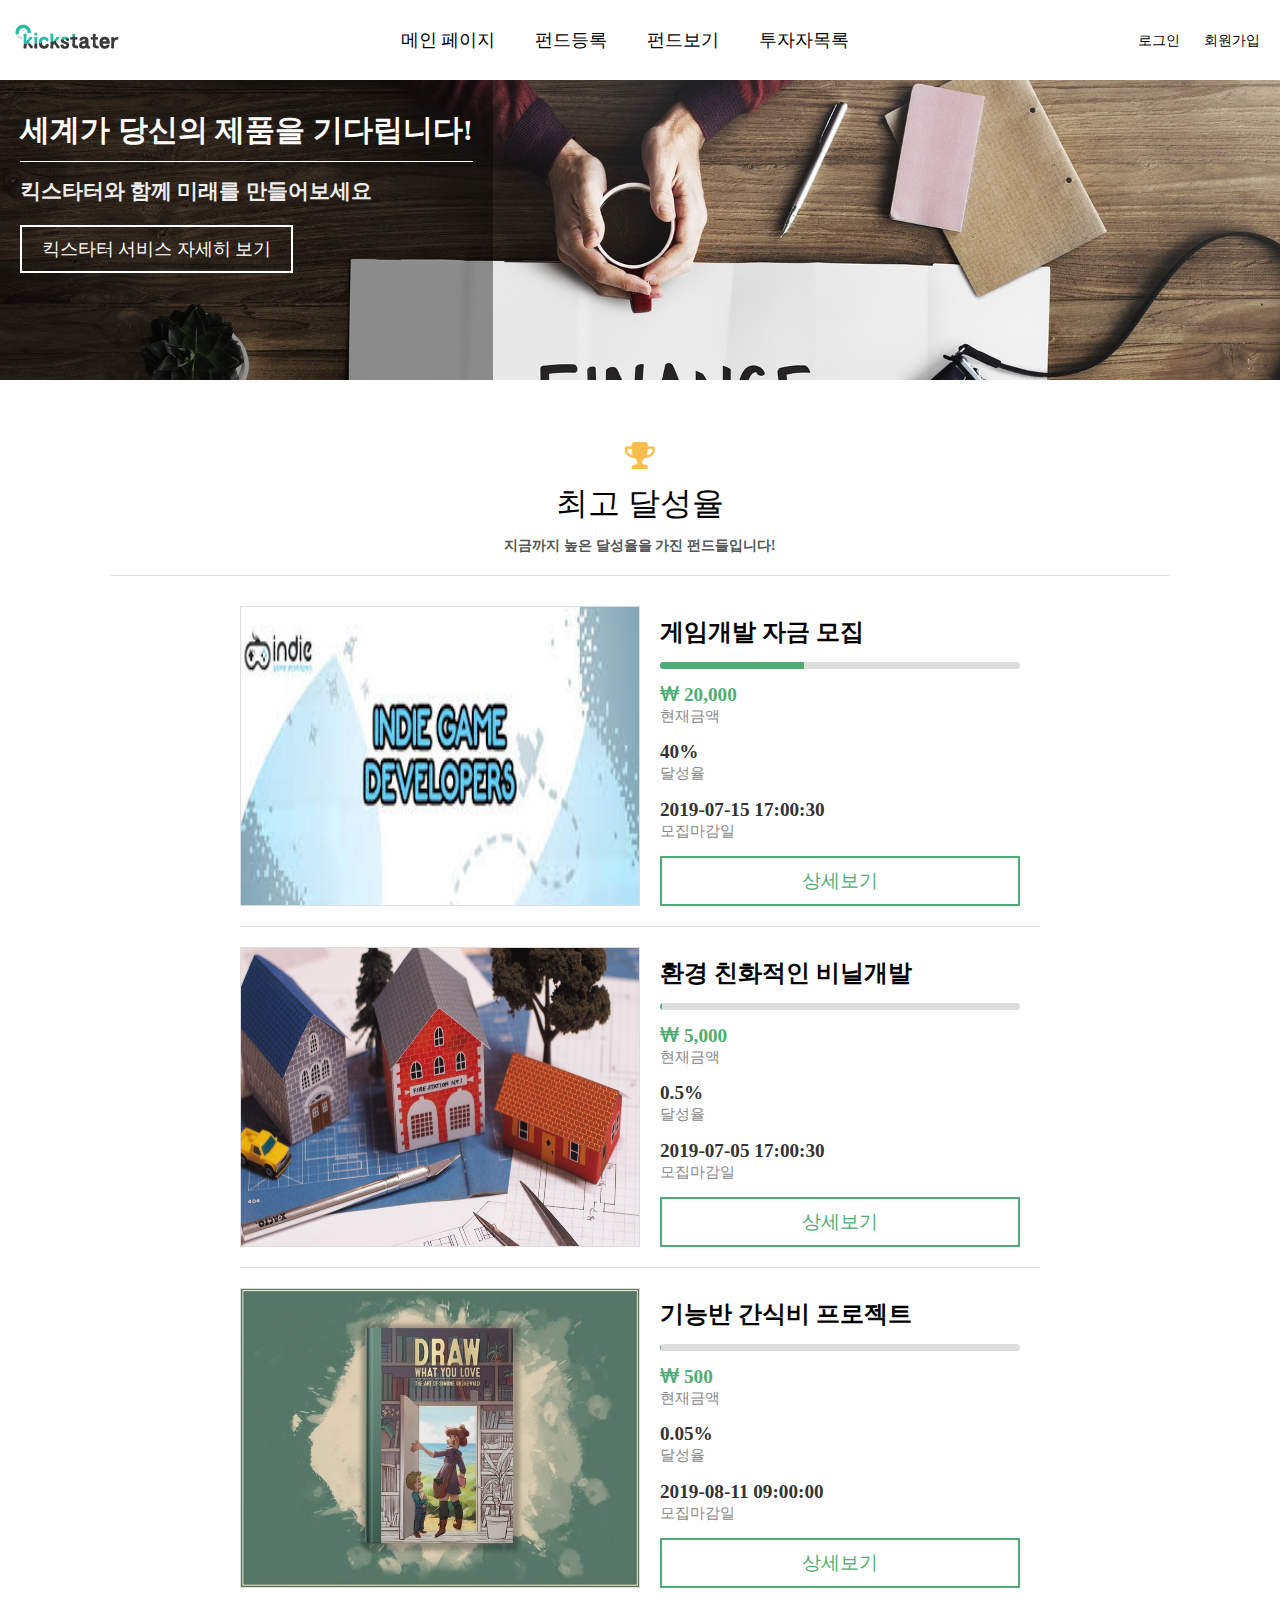
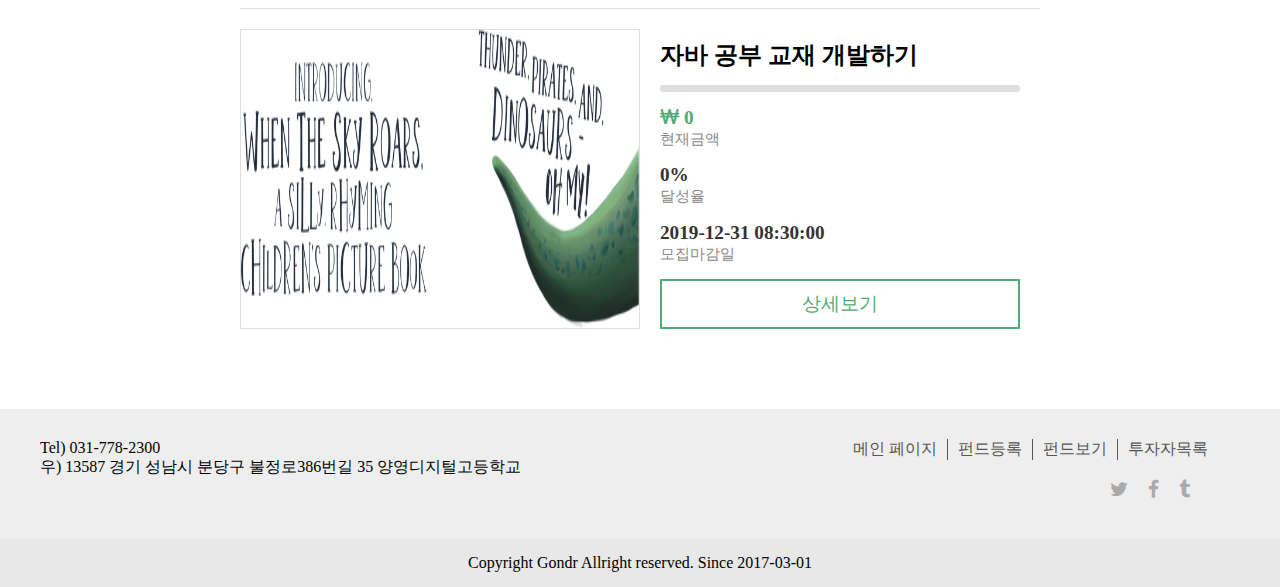
<file: index.html>
<!DOCTYPE html>
<html lang="ko">
<head>
    <meta charset="UTF-8">
    <meta name="viewport" content="width=device-width, initial-scale=1.0">
    <title>킥스타터</title>
    
    <link rel="stylesheet" href="resource/fontawesome/css/font-awesome.css">
    <link rel="stylesheet" href="resource/css/style.css">
</head>
<body>
    <div id="wrap">
        <!-- header -->
        <header>
            <input type="checkbox" name="menuOpen" id="menuOpenInput">
            <div id="logo">
                <a href="index.html">
                    <img src="resource/images/Logo.png" alt="Logo" title="Logo">
                </a>
            </div>
            
            <nav>
                <ul>
                    <li><a href="index.html">메인 페이지</a></li>
                    <li><a href="register.html">펀드등록</a></li>
                    <li><a href="view.html">펀드보기</a></li>
                    <li><a href="investor.html">투자자목록</a></li>
                </ul>
            </nav>

            <div id="userArea">
                <a href="#">로그인</a>
                <a href="join.html">회원가입</a>
            </div>

            <label for="menuOpenInput" id="menuOpen">
                <i class="fa fa-navicon"></i>
            </label>
        </header>
        <!-- /header -->

        <!-- visual -->
        <div id="visual">
            <img src="resource/images/visual.jpg" alt="visual" title="visual">
            <div id="visualMsg">
                <h4>세계가 당신의 제품을 기다립니다!</h4>
                <h6>킥스타터와 함께 미래를 만들어보세요</h6>
                <button id="visualBtn">킥스타터 서비스 자세히 보기</button>
            </div>
        </div>
        <!-- /visual -->

        <!-- content -->
        <div id="contentBc">
            <div id="content">
                <!-- highFund -->
                <div class="contentTitleBox">
                    <i class="fa fa-trophy contentTitleIcon gold"></i>
                    <h4 class="contentTitle">최고 달성율</h4>
                    <p class="contentSubTitle">지금까지 높은 달성율을 가진 펀드들입니다!</p>
                </div>
                <div class="contentBox" id="highFundList">
                    <div class="highFundBox">
                        <div class="highFundImgBox">
                            <img src="resource/images/fundViewImg2.jpg" alt="FundImg" title="FundImg" class="highFundImg">
                        </div>
                        <div class="highFundInfo">
                            <h5 class="highFundInfoTitle">게임개발 자금 모집</h5>
                            <div class="highFundPrograssBox"><div class="highFundPrograssBar"></div></div>
                            <p class="highFundInfoText"><span class="green"><i class="fa fa-krw green mr-5"></i>20,000</span> <span class="highFundInfoCate">현재금액</span></p>
                            <p class="highFundInfoSubTitle">40%<span class="highFundInfoCate">달성율</span></p>                            
                            <p class="highFundInfoText">2019-07-15 17:00:30<span class="highFundInfoCate">모집마감일</span></p>
                            <button class="highFundMoreBtn">상세보기</button>
                        </div>
                    </div>

                    <div class="highFundBox">
                        <div class="highFundImgBox">
                            <img src="resource/images/highFundImg2.jpg" alt="FundImg" title="FundImg" class="highFundImg">
                        </div>
                        <div class="highFundInfo">
                            <h5 class="highFundInfoTitle">환경 친화적인 비닐개발</h5>
                            <div class="highFundPrograssBox"><div class="highFundPrograssBar"></div></div>
                            <p class="highFundInfoText"><span class="green"><i class="fa fa-krw green mr-5"></i>5,000</span> <span class="highFundInfoCate">현재금액</span></p>
                            <p class="highFundInfoSubTitle">0.5%<span class="highFundInfoCate">달성율</span></p>                            
                            <p class="highFundInfoText">2019-07-05 17:00:30<span class="highFundInfoCate">모집마감일</span></p>
                            <button class="highFundMoreBtn">상세보기</button>
                        </div>
                    </div>
                    
                    <div class="highFundBox">
                        <div class="highFundImgBox">
                            <img src="resource/images/highFundImg1.jpg" alt="FundImg" title="FundImg" class="highFundImg">
                        </div>
                        <div class="highFundInfo">
                            <h5 class="highFundInfoTitle">기능반 간식비 프로젝트</h5>
                            <div class="highFundPrograssBox"><div class="highFundPrograssBar"></div></div>
                            <p class="highFundInfoText"><span class="green"><i class="fa fa-krw green mr-5"></i>500</span><span class="highFundInfoCate">현재금액</span></p>
                            <p class="highFundInfoSubTitle">0.05%<span class="highFundInfoCate">달성율</span></p>                            
                            <p class="highFundInfoText">2019-08-11 09:00:00<span class="highFundInfoCate">모집마감일</span></p>
                            <button class="highFundMoreBtn">상세보기</button>
                        </div>
                    </div>

                    <div class="highFundBox">
                        <div class="highFundImgBox">
                            <img src="resource/images/highFundImg4.jpg" alt="FundImg" title="FundImg" class="highFundImg">
                        </div>
                        <div class="highFundInfo">
                            <h5 class="highFundInfoTitle">자바 공부 교재 개발하기</h5>
                            <div class="highFundPrograssBox"><div class="highFundPrograssBar"></div></div>
                            <p class="highFundInfoText"><span class="green"><i class="fa fa-krw green mr-5"></i>0</span> <span class="highFundInfoCate">현재금액</span></p>
                            <p class="highFundInfoSubTitle">0%<span class="highFundInfoCate">달성율</span></p>                            
                            <p class="highFundInfoText">2019-12-31 08:30:00<span class="highFundInfoCate">모집마감일</span></p>
                            <button class="highFundMoreBtn">상세보기</button>
                        </div>
                    </div>
                </div>
            </div>
            <!-- /highFund -->
        </div>
        <!-- /content -->

        <!-- footer -->
        <footer>
            <div id="footerBox">
                <div id="footerLeft">
                    <p>Tel) 031-778-2300</p>
                    <p>우) 13587 경기 성남시 분당구 불정로386번길 35 양영디지털고등학교</p>
                </div>

                <div id="footerRight">
                    <ul id="footerNav">
                        <li><a href="index.html">메인 페이지</a></li>
                        <li><a href="register.html">펀드등록</a></li>
                        <li><a href="view.html">펀드보기</a></li>
                        <li><a href="investor.html">투자자목록</a></li>
                    </ul>
                    <div id="sns">
                        <i class="fa fa-twitter"></i>
                        <i class="fa fa-facebook"></i>
                        <i class="fa fa-tumblr"></i>
                    </div>
                </div>
            </div>

            <p id="copyright">Copyright Gondr Allright reserved. Since 2017-03-01</p>
        </footer>
        <!-- /footer -->
    </div>
</body>
</html>
</file>
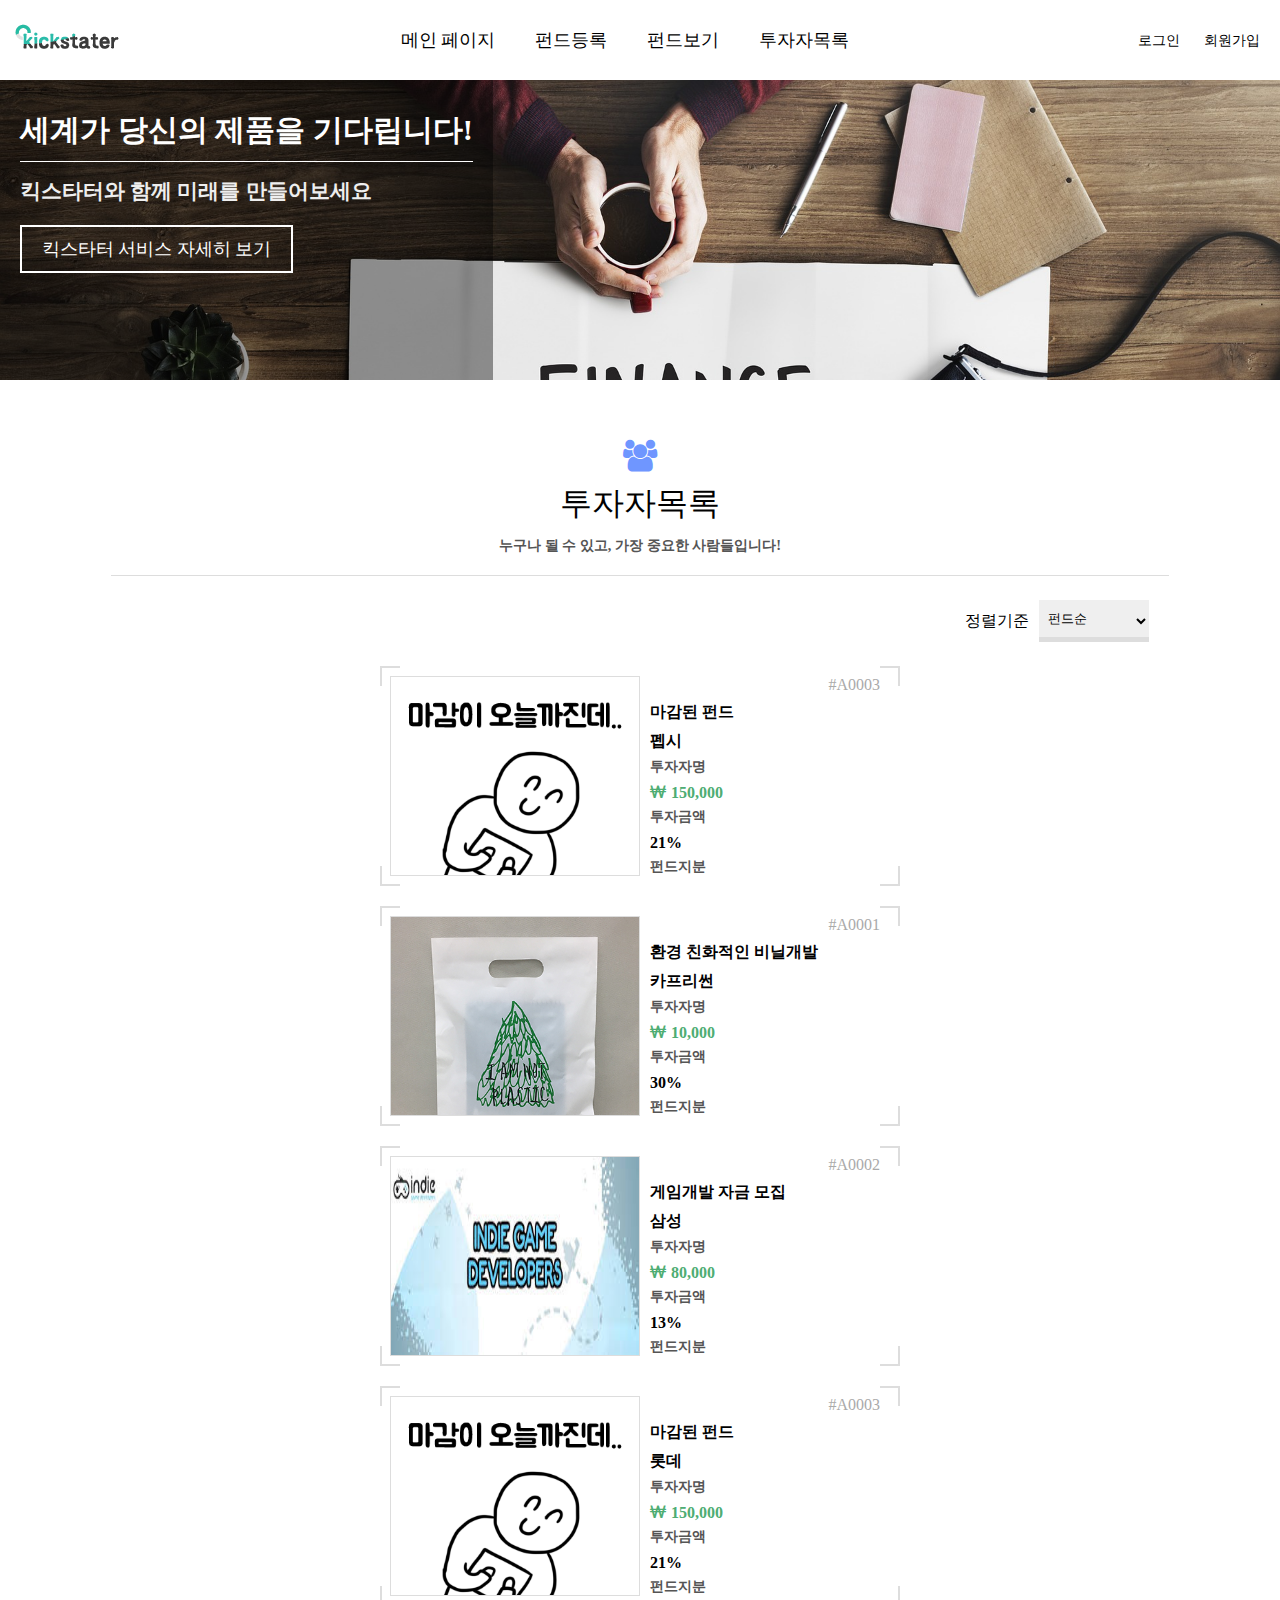
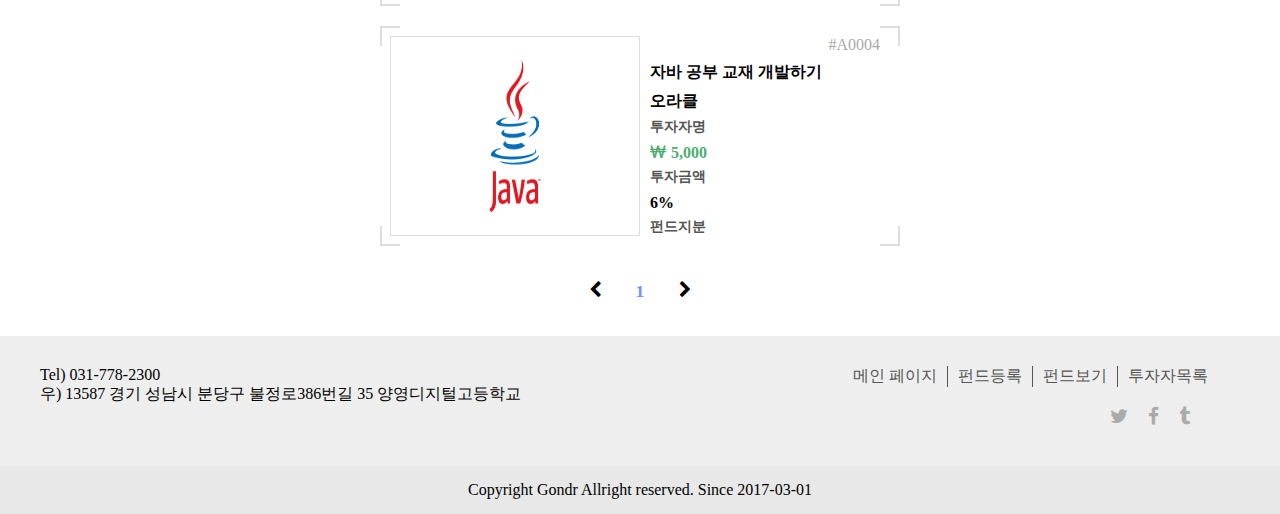
<file: investor.html>
<!DOCTYPE html>
<html lang="ko">
<head>
    <meta charset="UTF-8">
    <meta name="viewport" content="width=device-width, initial-scale=1.0">
    <title>킥스타터</title>
    
    <link rel="stylesheet" href="resource/fontawesome/css/font-awesome.css">
    <link rel="stylesheet" href="resource/css/style.css">
</head>
<body>
    <div id="wrap">
        <!-- header -->
        <header>
            <input type="checkbox" name="menuOpen" id="menuOpenInput">
            <div id="logo">
                <a href="index.html">
                    <img src="resource/images/Logo.png" alt="Logo" title="Logo">
                </a>
            </div>
            
            <nav>
                <ul>
                    <li><a href="index.html">메인 페이지</a></li>
                    <li><a href="register.html">펀드등록</a></li>
                    <li><a href="view.html">펀드보기</a></li>
                    <li><a href="investor.html">투자자목록</a></li>
                </ul>
            </nav>

            <div id="userArea">
                <a href="#">로그인</a>
                <a href="join.html">회원가입</a>
            </div>

            <label for="menuOpenInput" id="menuOpen">
                <i class="fa fa-navicon"></i>
            </label>
        </header>
        <!-- /header -->

        <!-- visual -->
        <div id="visual">
            <img src="resource/images/visual.jpg" alt="visual" title="visual">
            <div id="visualMsg">
                <h4>세계가 당신의 제품을 기다립니다!</h4>
                <h6>킥스타터와 함께 미래를 만들어보세요</h6>
                <button id="visualBtn">킥스타터 서비스 자세히 보기</button>
            </div>
        </div>
        <!-- /visual -->

        <!-- content -->
        <div id="contentBc">
            <div id="content">
                <!-- investor list -->
                <div class="contentTitleBox">
                    <i class="fa fa-group contentTitleIcon indigo"></i>
                    <h4 class="contentTitle">투자자목록</h4>
                    <p class="contentSubTitle">누구나 될 수 있고, 가장 중요한 사람들입니다!</p>
                </div>

                <div class="contentBox" id="investorList">
                    <div id="investorSortBox">
                        <label for="investorSort">정렬기준</label>
                        <select name="investorSort" id="investorSort">
                            <option value="fund" selected>펀드순</option>
                            <option value="person">개인순</option>
                            <option value="time">최근등록순</option>
                        </select>
                    </div>
                    
                    <div class="fundBox investorBox">
                        <div class="fundImgBox">
                            <img src="resource/images/fundViewImg3.jpg" alt="fundImg">
                        </div>
                        <div class="fundInfo">
                            <p class="fundNumber text-right gray">#A0003</p>
                            <h4 class="fundTitle">마감된 펀드</h4>
                            <div class="fundPersonName">
                                <span>펩시</span>
                                <p class="fundCate">투자자명</p>
                            </div>
                            <div class="fundMoney">
                                <span class="green"><i class="fa fa-krw green mr-5"></i>150,000</span>
                                <p class="fundCate">투자금액</p>
                            </div>
                            <div class="fundShare">
                                <span>21%</span>
                                <p class="fundCate">펀드지분</p>
                            </div>

                            <div class="fundBoxBorder">
                                <div class="Top Left"></div>
                                <div class="Top Right"></div>
                                <div class="Bottom Left"></div>
                                <div class="Bottom Right"></div>
                            </div>
                        </div>
                    </div>

                    <div class="fundBox investorBox">
                        <div class="fundImgBox">
                            <img src="resource/images/fundViewImg1.jpg" alt="fundImg">
                        </div>
                        <div class="fundInfo">
                            <p class="fundNumber text-right gray">#A0001</p>
                            <h4 class="fundTitle">환경 친화적인 비닐개발</h4>
                            <div class="fundPersonName">
                                <span>카프리썬</span>
                                <p class="fundCate">투자자명</p>
                            </div>
                            <div class="fundMoney">
                                <span class="green"><i class="fa fa-krw green mr-5"></i>10,000</span>
                                <p class="fundCate">투자금액</p>
                            </div>
                            <div class="fundShare">
                                <span>30%</span>
                                <p class="fundCate">펀드지분</p>
                            </div>

                            <div class="fundBoxBorder">
                                <div class="Top Left"></div>
                                <div class="Top Right"></div>
                                <div class="Bottom Left"></div>
                                <div class="Bottom Right"></div>
                            </div>
                        </div>
                    </div>

                    <div class="fundBox investorBox">
                        <div class="fundImgBox">
                            <img src="resource/images/fundViewImg2.jpg" alt="fundImg">
                        </div>
                        <div class="fundInfo">
                            <p class="fundNumber text-right gray">#A0002</p>
                            <h4 class="fundTitle">게임개발 자금 모집</h4>
                            <div class="fundPersonName">
                                <span>삼성</span>
                                <p class="fundCate">투자자명</p>
                            </div>
                            <div class="fundMoney">
                                <span class="green"><i class="fa fa-krw green mr-5"></i>80,000</span>
                                <p class="fundCate">투자금액</p>
                            </div>
                            <div class="fundShare">
                                <span>13%</span>
                                <p class="fundCate">펀드지분</p>
                            </div>

                            <div class="fundBoxBorder">
                                <div class="Top Left"></div>
                                <div class="Top Right"></div>
                                <div class="Bottom Left"></div>
                                <div class="Bottom Right"></div>
                            </div>
                        </div>
                    </div>

                    <div class="fundBox investorBox">
                        <div class="fundImgBox">
                            <img src="resource/images/fundViewImg3.jpg" alt="fundImg">
                        </div>
                        <div class="fundInfo">
                            <p class="fundNumber text-right gray">#A0003</p>
                            <h4 class="fundTitle">마감된 펀드</h4>
                            <div class="fundPersonName">
                                <span>롯데</span>
                                <p class="fundCate">투자자명</p>
                            </div>
                            <div class="fundMoney">
                                <span class="green"><i class="fa fa-krw green mr-5"></i>150,000</span>
                                <p class="fundCate">투자금액</p>
                            </div>
                            <div class="fundShare">
                                <span>21%</span>
                                <p class="fundCate">펀드지분</p>
                            </div>

                            <div class="fundBoxBorder">
                                <div class="Top Left"></div>
                                <div class="Top Right"></div>
                                <div class="Bottom Left"></div>
                                <div class="Bottom Right"></div>
                            </div>
                        </div>
                    </div>

                    <div class="fundBox investorBox">
                        <div class="fundImgBox">
                            <img src="resource/images/fundViewImg4.jpg" alt="fundImg">
                        </div>
                        <div class="fundInfo">
                            <p class="fundNumber text-right gray">#A0004</p>
                            <h4 class="fundTitle">자바 공부 교재 개발하기</h4>
                            <div class="fundPersonName">
                                <span>오라클</span>
                                <p class="fundCate">투자자명</p>
                            </div>
                            <div class="fundMoney">
                                <span class="green"><i class="fa fa-krw green mr-5"></i>5,000</span>
                                <p class="fundCate">투자금액</p>
                            </div>
                            <div class="fundShare">
                                <span>6%</span>
                                <p class="fundCate">펀드지분</p>
                            </div>

                            <div class="fundBoxBorder">
                                <div class="Top Left"></div>
                                <div class="Top Right"></div>
                                <div class="Bottom Left"></div>
                                <div class="Bottom Right"></div>
                            </div>
                        </div>
                    </div>

                    <div class="fundViewPageBox investor">
                        <button class="fundViewPagePrevBtn" class="fundViewPageBtn none"><i class="fa fa-chevron-left "></i></button>
                        <div class="fundViewPageNumberBox">
                            <button class="fundViewPageNumber now">1</button>
                        </div>
                        <button class="fundViewPageNextBtn" class="fundViewPageBtn none"><i class="fa fa-chevron-right"></i></button>
                    </div>
                </div>
                <!-- /investor list -->
            </div>
        </div>
        <!-- /content -->

        <!-- footer -->
        <footer>
            <div id="footerBox">
                <div id="footerLeft">
                    <p>Tel) 031-778-2300</p>
                    <p>우) 13587 경기 성남시 분당구 불정로386번길 35 양영디지털고등학교</p>
                </div>

                <div id="footerRight">
                    <ul id="footerNav">
                        <li><a href="index.html">메인 페이지</a></li>
                        <li><a href="register.html">펀드등록</a></li>
                        <li><a href="view.html">펀드보기</a></li>
                        <li><a href="investor.html">투자자목록</a></li>
                    </ul>
                    <div id="sns">
                        <i class="fa fa-twitter"></i>
                        <i class="fa fa-facebook"></i>
                        <i class="fa fa-tumblr"></i>
                    </div>
                </div>
            </div>

            <p id="copyright">Copyright Gondr Allright reserved. Since 2017-03-01</p>
        </footer>
        <!-- /footer -->
    </div>
</body>
</html>
</file>
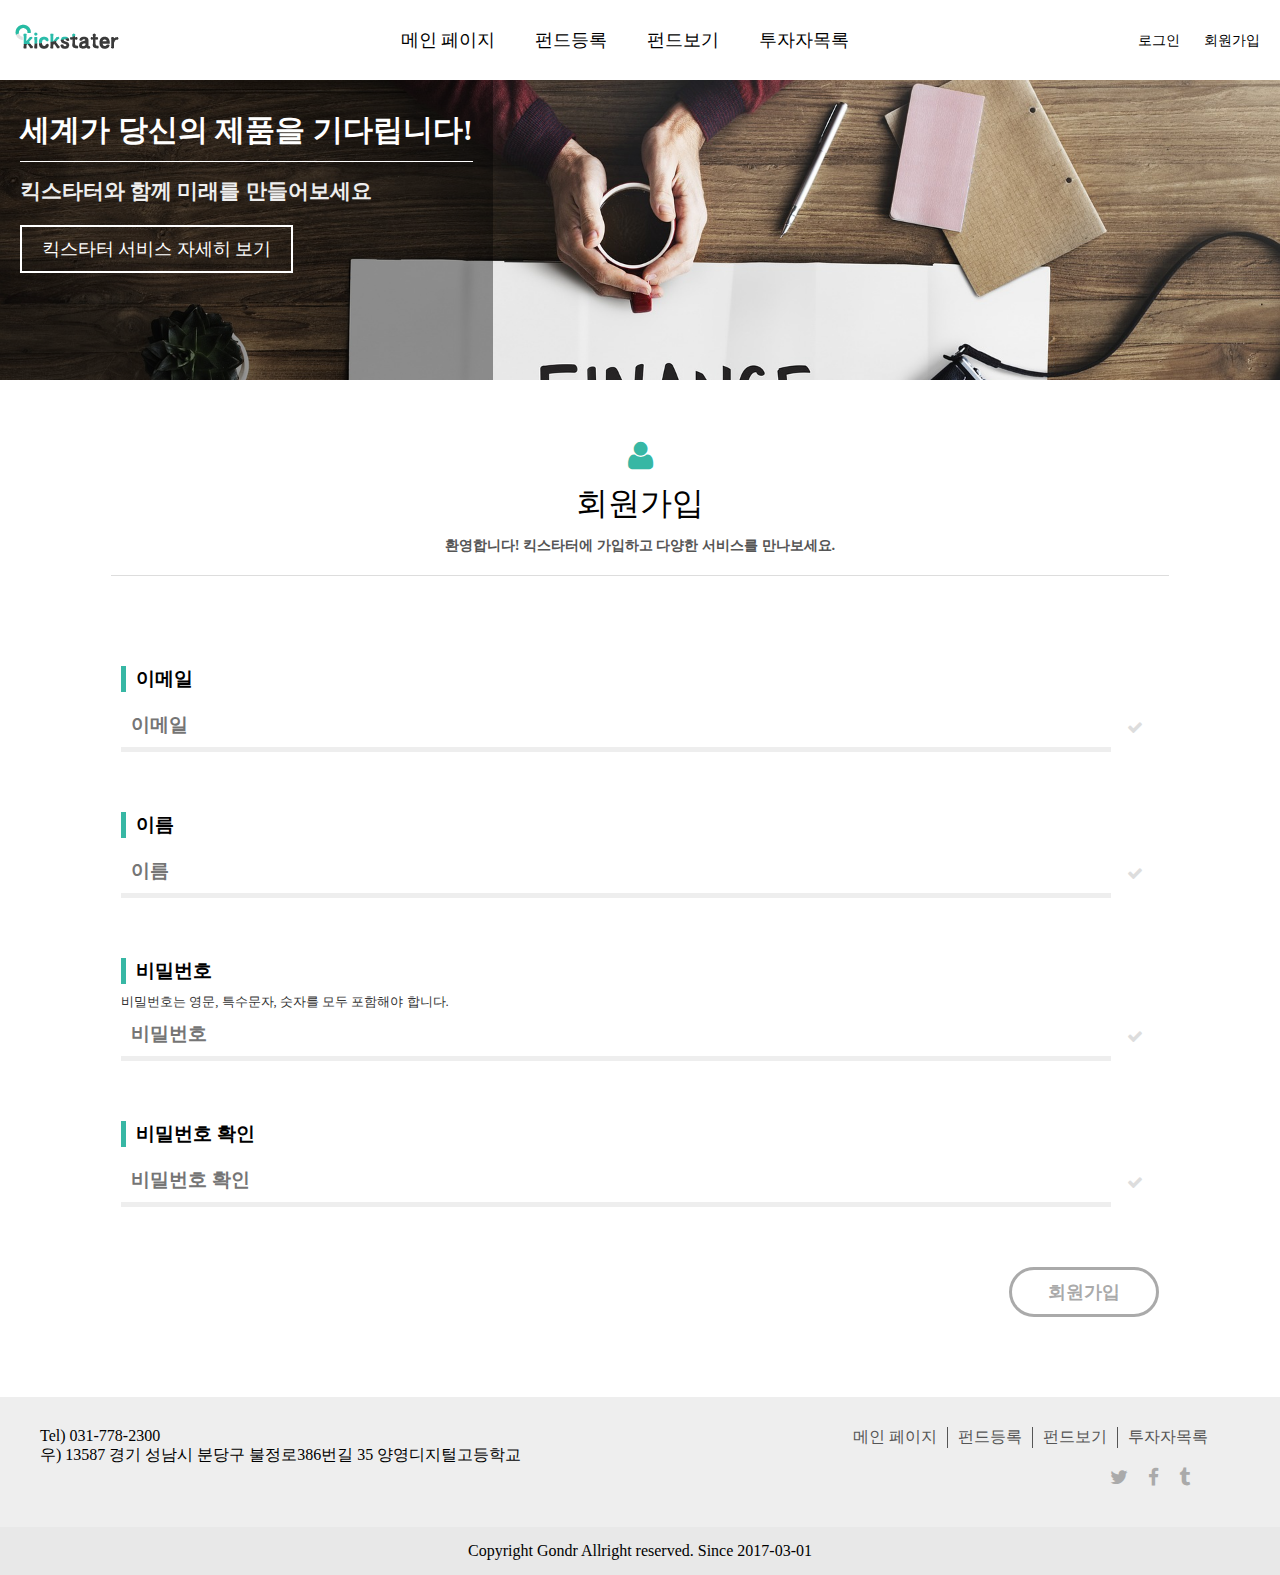
<file: join.html>
<!DOCTYPE html>
<html lang="ko">
<head>
    <meta charset="UTF-8">
    <meta name="viewport" content="width=device-width, initial-scale=1.0">
    <title>킥스타터</title>
    
    <link rel="stylesheet" href="resource/fontawesome/css/font-awesome.css">
    <link rel="stylesheet" href="resource/css/style.css">
</head>
<body>
    <div id="wrap">
        <!-- header -->
        <header>
            <input type="checkbox" name="menuOpen" id="menuOpenInput">
            <div id="logo">
                <a href="index.html">
                    <img src="resource/images/Logo.png" alt="Logo" title="Logo">
                </a>
            </div>
            
            <nav>
                <ul>
                    <li><a href="index.html">메인 페이지</a></li>
                    <li><a href="register.html">펀드등록</a></li>
                    <li><a href="view.html">펀드보기</a></li>
                    <li><a href="investor.html">투자자목록</a></li>
                </ul>
            </nav>

            <div id="userArea">
                <a href="#">로그인</a>
                <a href="join.html">회원가입</a>
            </div>

            <label for="menuOpenInput" id="menuOpen">
                <i class="fa fa-navicon"></i>
            </label>
        </header>
        <!-- /header -->

        <!-- visual -->
        <div id="visual">
            <img src="resource/images/visual.jpg" alt="visual" title="visual">
            <div id="visualMsg">
                <h4>세계가 당신의 제품을 기다립니다!</h4>
                <h6>킥스타터와 함께 미래를 만들어보세요</h6>
                <button id="visualBtn">킥스타터 서비스 자세히 보기</button>
            </div>
        </div>
        <!-- /visual -->

        <!-- content -->
        <div id="contentBc">
            <div id="content">
                <!-- join -->
                <div class="contentTitleBox">
                    <i class="fa fa-user blue contentTitleIcon"></i>
                    <h4 class="contentTitle">회원가입</h4>
                    <p class="contentSubTitle">환영합니다! 킥스타터에 가입하고 다양한 서비스를 만나보세요.</p>
                </div>
 
                <div class="contentBox" id="joinBox">
                    <form id="joinForm">
                        <div class="formGroup">
                            <label for="joinEmail" class="formLabel">이메일</label>
                            <p class="formCondition"></p>
                            <div class="formInputBox">
                                <input type="email" class="formInput" name="joinEmail" id="joinEmail" placeholder="이메일">
                                <i class="fa fa-check formInputIcon"></i>
                            </div>
                            <p class="joinWarnningMsg"></p>
                        </div>
                        <div class="formGroup">
                            <label for="joinName" class="formLabel">이름</label>
                            <p class="formCondition"></p>
                            <div class="formInputBox">
                                <input type="text" class="formInput" name="joinName" id="joinName" placeholder="이름">
                                <i class="fa fa-check formInputIcon"></i>
                            </div>
                            <p class="joinWarnningMsg"></p>
                        </div>
                        <div class="formGroup">
                            <label for="joinPassword" class="formLabel">비밀번호</label>
                            <p class="formCondition">비밀번호는 영문, 특수문자, 숫자를 모두 포함해야 합니다.</p>
                            <div class="formInputBox">
                                <input type="password" class="formInput" name="joinPassword" id="joinPassword" placeholder="비밀번호">
                                <i class="fa fa-check formInputIcon"></i>
                            </div>
                            <p class="joinWarnningMsg"></p>
                        </div>
                        <div class="formGroup">
                            <label for="joinPasswordCheck" class="formLabel">비밀번호 확인</label>
                            <p class="formCondition"></p>
                            <div class="formInputBox">
                                <input type="password" class="formInput" name="joinPasswordCh" id="joinPasswordCh" placeholder="비밀번호 확인">
                                <i class="fa fa-check formInputIcon"></i>
                            </div>
                            <p class="joinWarnningMsg"></p>
                        </div>
                        <button id="joinBtn" class="formBtn">회원가입</button>
                    </form>
                </div>
                <!-- /join -->
            </div>
        </div>
        <!-- /content -->

        <!-- footer -->
        <footer>
            <div id="footerBox">
                <div id="footerLeft">
                    <p>Tel) 031-778-2300</p>
                    <p>우) 13587 경기 성남시 분당구 불정로386번길 35 양영디지털고등학교</p>
                </div>

                <div id="footerRight">
                    <ul id="footerNav">
                        <li><a href="index.html">메인 페이지</a></li>
                        <li><a href="register.html">펀드등록</a></li>
                        <li><a href="view.html">펀드보기</a></li>
                        <li><a href="investor.html">투자자목록</a></li>
                    </ul>
                    <div id="sns">
                        <i class="fa fa-twitter"></i>
                        <i class="fa fa-facebook"></i>
                        <i class="fa fa-tumblr"></i>
                    </div>
                </div>
            </div>

            <p id="copyright">Copyright Gondr Allright reserved. Since 2017-03-01</p>
        </footer>
        <!-- /footer -->
    </div>
</body>
</html>
</file>
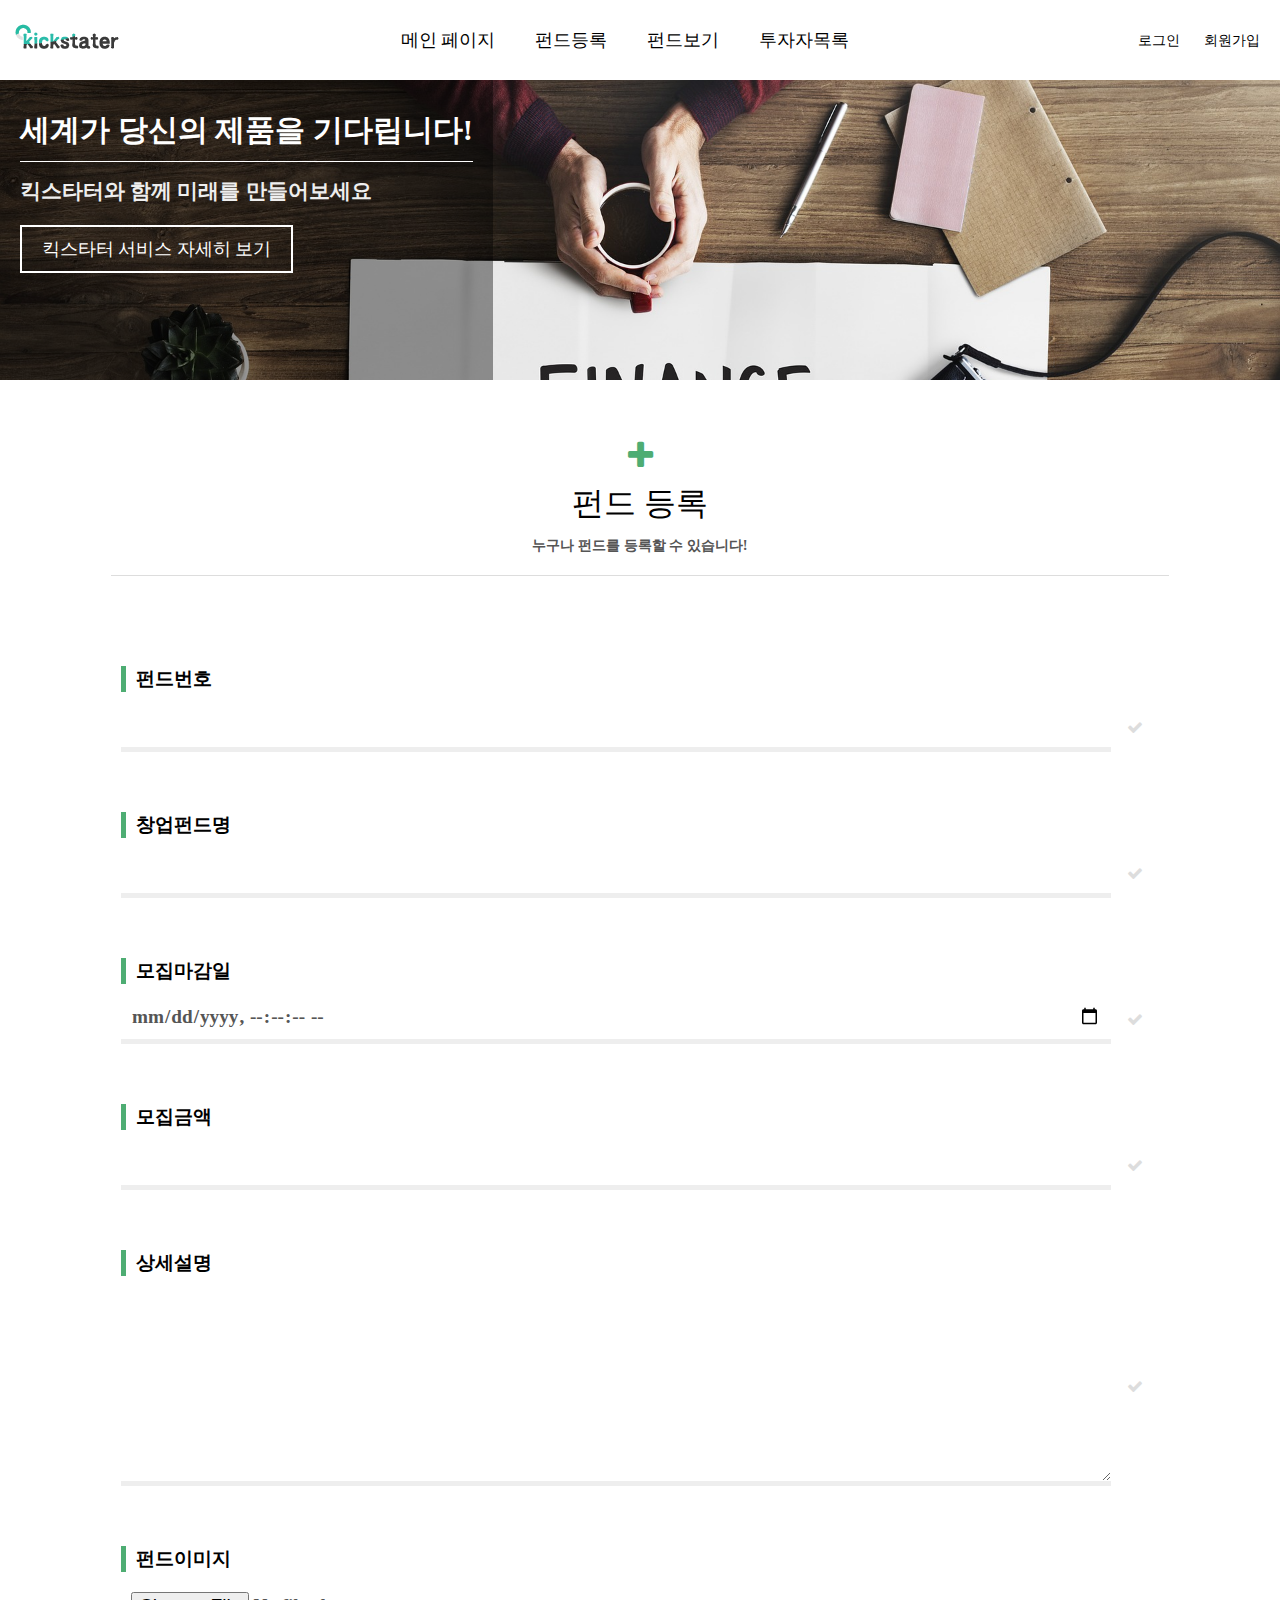
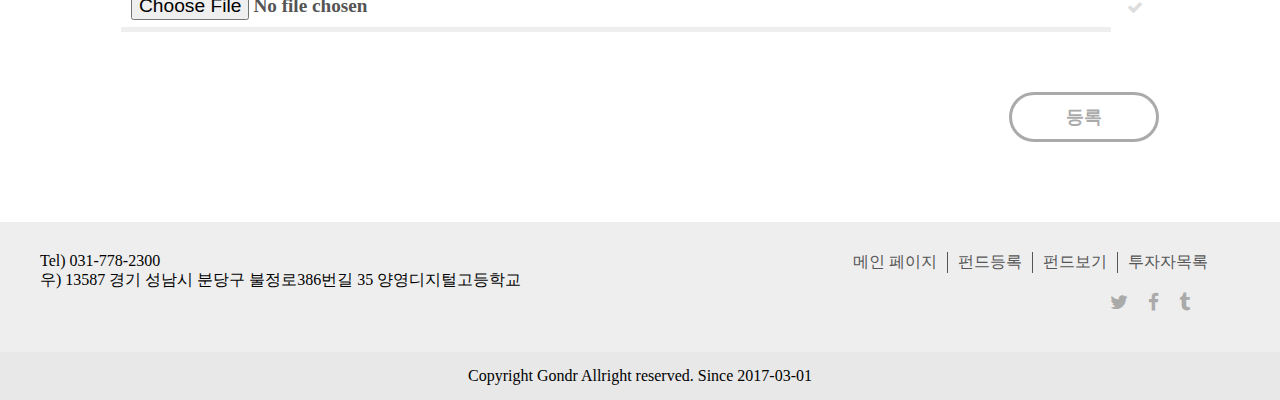
<file: register.html>
<!DOCTYPE html>
<html lang="ko">
<head>
    <meta charset="UTF-8">
    <meta name="viewport" content="width=device-width, initial-scale=1.0">
    <title>킥스타터</title>
    
    <link rel="stylesheet" href="resource/fontawesome/css/font-awesome.css">
    <link rel="stylesheet" href="resource/css/style.css">
</head>
<body>
    <div id="wrap">
        <!-- header -->
        <header>
            <input type="checkbox" name="menuOpen" id="menuOpenInput">
            <div id="logo">
                <a href="index.html">
                    <img src="resource/images/Logo.png" alt="Logo" title="Logo">
                </a>
            </div>
            
            <nav>
                <ul>
                    <li><a href="index.html">메인 페이지</a></li>
                    <li><a href="register.html">펀드등록</a></li>
                    <li><a href="view.html">펀드보기</a></li>
                    <li><a href="investor.html">투자자목록</a></li>
                </ul>
            </nav>

            <div id="userArea">
                <a href="#">로그인</a>
                <a href="join.html">회원가입</a>
            </div>

            <label for="menuOpenInput" id="menuOpen">
                <i class="fa fa-navicon"></i>
            </label>
        </header>
        <!-- /header -->

        <!-- visual -->
        <div id="visual">
            <img src="resource/images/visual.jpg" alt="visual" title="visual">
            <div id="visualMsg">
                <h4>세계가 당신의 제품을 기다립니다!</h4>
                <h6>킥스타터와 함께 미래를 만들어보세요</h6>
                <button id="visualBtn">킥스타터 서비스 자세히 보기</button>
            </div>
        </div>
        <!-- /visual -->

        <!-- content -->
        <div id="contentBc">
            <div id="content">
                <!-- Register -->
                <div class="contentTitleBox">
                    <i class="fa fa-plus green contentTitleIcon"></i>
                    <h4 class="contentTitle">펀드 등록</h4>
                    <p class="contentSubTitle">누구나 펀드를 등록할 수 있습니다!</p>
                </div>

                <div class="contentBox" id="fundRegister">
                    <form id="registerForm">
                        <div class="formGroup">
                            <label for="registerNumber" class="formLabel">펀드번호</label>
                            <p class="formCondition"></p>
                            <div class="formInputBox">
                                <input type="text" id="registerNumber" name="registerNumber" class="formInput">
                                <i class="fa fa-check formInputIcon"></i>
                            </div>
                            <p class="joinWarnningMsg"></p>
                        </div>
                        <div class="formGroup">
                            <label for="registerName" class="formLabel">창업펀드명</label>
                            <p class="formCondition"></p>
                            <div class="formInputBox">
                                <input type="text" id="registerName" name="registerName" class="formInput">
                                <i class="fa fa-check formInputIcon"></i>
                            </div>
                            <p class="joinWarnningMsg"></p>
                        </div>
                        <div class="formGroup">
                            <label for="registerDate" class="formLabel">모집마감일</label>
                            <p class="formCondition"></p>
                            <div class="formInputBox">
                                <input type="datetime-local" id="registerDate" name="registerDate" class="formInput" step="1">
                                <i class="fa fa-check formInputIcon"></i>
                            </div>
                            <p class="joinWarnningMsg"></p>
                        </div>
                        <div class="formGroup">
                            <label for="registerMoney" class="formLabel">모집금액</label>
                            <p class="formCondition"></p>
                            <div class="formInputBox">
                                <input type="number" id="registerMoney" name="registerMoney" class="formInput">
                                <i class="fa fa-check formInputIcon"></i>
                            </div>
                            <p class="joinWarnningMsg"></p>
                        </div>
                        <div class="formGroup">
                            <label for="registerComment" class="formLabel">상세설명</label>
                            <p class="formCondition"></p>
                            <div class="formInputBox">
                                <textarea name="registerComment" id="registerComment" class="formInput" cols="30" rows="10"></textarea>
                                <i class="fa fa-check formInputIcon"></i>
                            </div>
                            <p class="joinWarnningMsg"></p>
                        </div>
                        <div class="formGroup">
                            <label for="registerImg" class="formLabel">펀드이미지</label>
                            <p class="formCondition"></p>
                            <div class="formInputBox">
                                <input type="file" id="registerImg" name="registerImg" class="formInput">
                                <i class="fa fa-check formInputIcon"></i>
                            </div>
                            <p class="joinWarnningMsg"></p>
                        </div>

                        <button id="registerBtn" class="formBtn">등록</button>
                    </form>
                </div>
                <!-- /Register -->
            </div>
        </div>
        <!-- /content -->

        <!-- footer -->
        <footer>
            <div id="footerBox">
                <div id="footerLeft">
                    <p>Tel) 031-778-2300</p>
                    <p>우) 13587 경기 성남시 분당구 불정로386번길 35 양영디지털고등학교</p>
                </div>

                <div id="footerRight">
                    <ul id="footerNav">
                        <li><a href="index.html">메인 페이지</a></li>
                        <li><a href="register.html">펀드등록</a></li>
                        <li><a href="view.html">펀드보기</a></li>
                        <li><a href="investor.html">투자자목록</a></li>
                    </ul>
                    <div id="sns">
                        <i class="fa fa-twitter"></i>
                        <i class="fa fa-facebook"></i>
                        <i class="fa fa-tumblr"></i>
                    </div>
                </div>
            </div>

            <p id="copyright">Copyright Gondr Allright reserved. Since 2017-03-01</p>
        </footer>
        <!-- /footer -->
    </div>
</body>
</html>
</file>
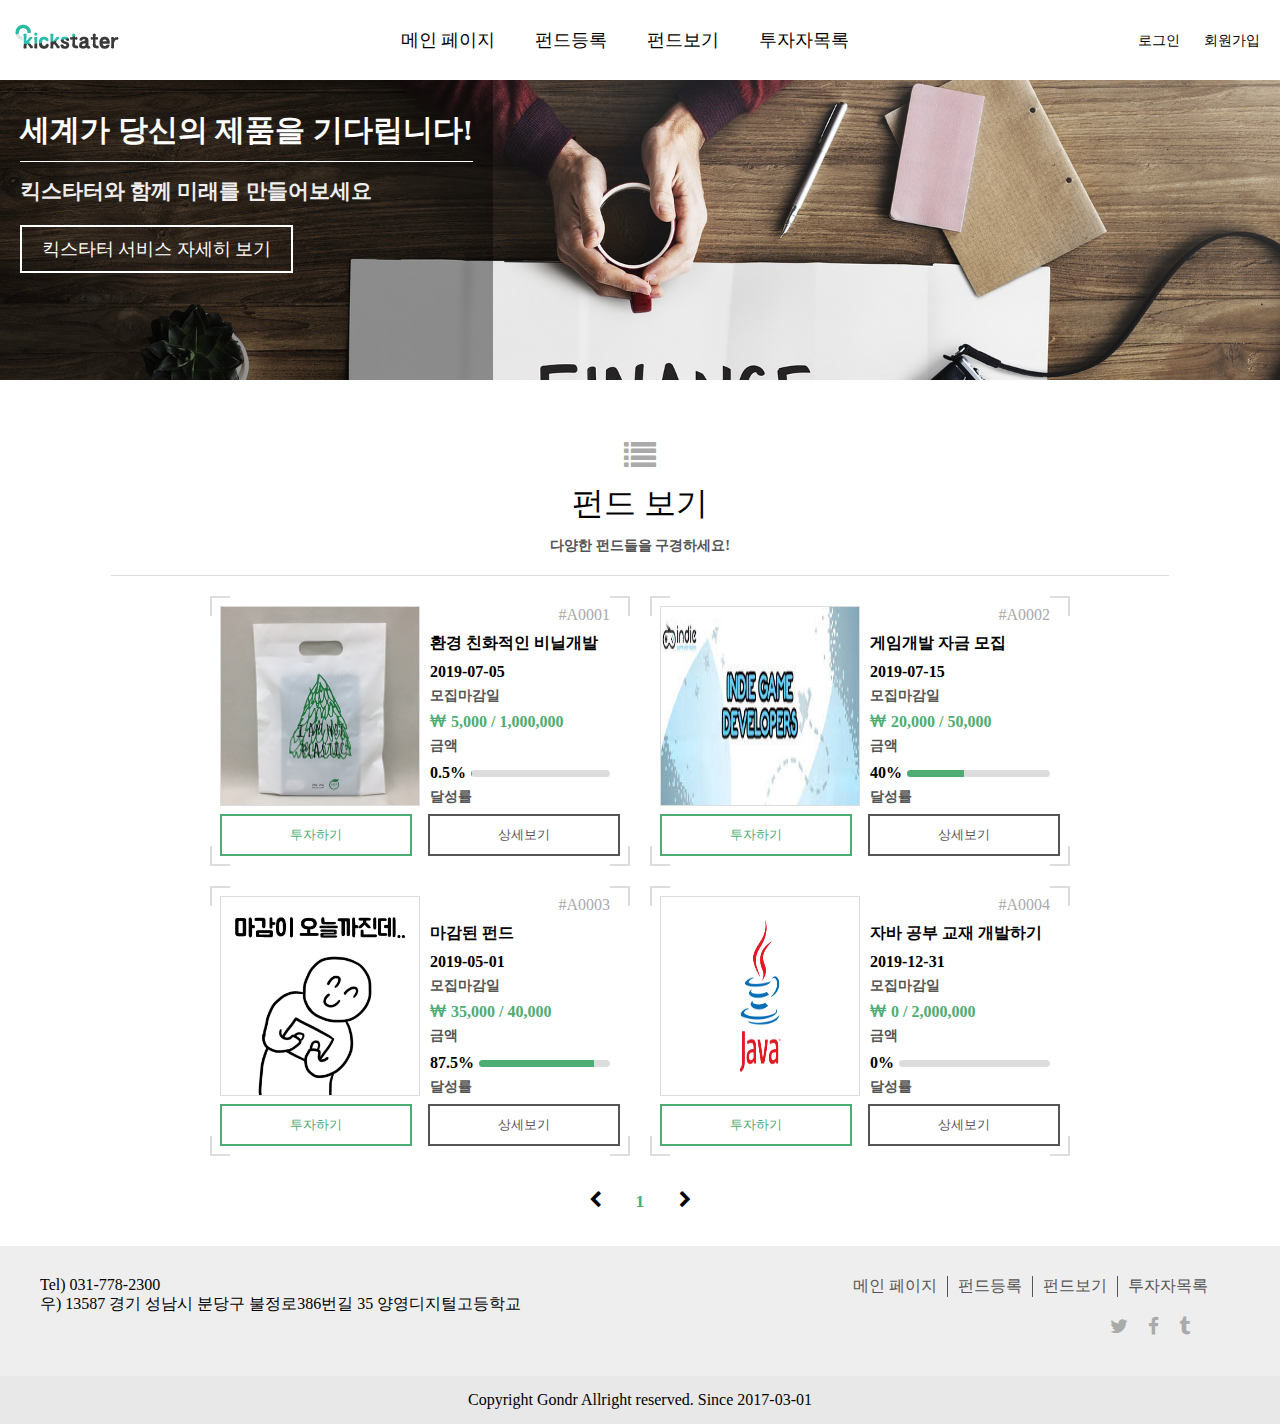
<file: view.html>
<!DOCTYPE html>
<html lang="ko">
<head>
    <meta charset="UTF-8">
    <meta name="viewport" content="width=device-width, initial-scale=1.0">
    <title>킥스타터</title>
    
    <link rel="stylesheet" href="resource/fontawesome/css/font-awesome.css">
    <link rel="stylesheet" href="resource/css/style.css">
</head>
<body>
    <div id="wrap">
        <!-- header -->
        <header>
            <input type="checkbox" name="menuOpen" id="menuOpenInput">
            <div id="logo">
                <a href="index.html">
                    <img src="resource/images/Logo.png" alt="Logo" title="Logo">
                </a>
            </div>
            
            <nav>
                <ul>
                    <li><a href="index.html">메인 페이지</a></li>
                    <li><a href="register.html">펀드등록</a></li>
                    <li><a href="view.html">펀드보기</a></li>
                    <li><a href="investor.html">투자자목록</a></li>
                </ul>
            </nav>

            <div id="userArea">
                <a href="#">로그인</a>
                <a href="join.html">회원가입</a>
            </div>

            <label for="menuOpenInput" id="menuOpen">
                <i class="fa fa-navicon"></i>
            </label>
        </header>
        <!-- /header -->

        <!-- visual -->
        <div id="visual">
            <img src="resource/images/visual.jpg" alt="visual" title="visual">
            <div id="visualMsg">
                <h4>세계가 당신의 제품을 기다립니다!</h4>
                <h6>킥스타터와 함께 미래를 만들어보세요</h6>
                <button id="visualBtn">킥스타터 서비스 자세히 보기</button>
            </div>
        </div>
        <!-- /visual -->

        <!-- content -->
        <div id="contentBc">
            <div id="content">
                <!-- fund view -->
                <div class="contentTitleBox">
                    <i class="fa fa-list gray contentTitleIcon"></i>
                    <h4 class="contentTitle">펀드 보기</h4>
                    <p class="contentSubTitle">다양한 펀드들을 구경하세요!</p>
                </div>

                <div class="contentBox" id="FundViewBox">
                    <div class="fundBox">
                        <div class="fundImgBox">
                            <img src="resource/images/fundViewImg1.jpg" alt="fundImg">
                        </div>
                        <div class="fundInfo">
                            <p class="fundNumber text-right gray">#A0001</p>
                            <h4 class="fundTitle">환경 친화적인 비닐개발</h4>
                            <div class="fundDate">
                                <span>2019-07-05</span>
                                <p class="fundCate">모집마감일</p>
                            </div>
                            <div class="fundMoney">
                                <span class="fundNowMoney green"><i class="fa fa-krw mr-5 green"></i>5,000</span>
                                <span class="green">/</span>
                                <span class="fundAllMoney green">1,000,000</span>
                                <p class="fundCate">금액</p>
                            </div>
                            <div class="fundPrograssBox">
                                <div>
                                    <span class="fundPrograssNumber">0.5%</span>
                                    <div class="fundPrograssBar"><div class="fundPrograssBaring"></div></div>
                                </div>
                                <p class="fundCate">달성률</p>
                            </div>
                        </div>

                        <div class="fundBoxBorder">
                            <div class="Top Left"></div>
                            <div class="Top Right"></div>
                            <div class="Bottom Left"></div>
                            <div class="Bottom Right"></div>
                        </div>

                        <div class="fundButtonBox">
                            <button class="fundButton fundBtn">투자하기</button>
                            <button class="fundButton fundMoreBtn">상세보기</button>
                        </div>
                    </div>

                    <div class="fundBox">
                        <div class="fundImgBox">
                            <img src="resource/images/fundViewImg2.jpg" alt="fundImg">
                        </div>
                        <div class="fundInfo">
                            <p class="fundNumber text-right gray">#A0002</p>
                            <h4 class="fundTitle">게임개발 자금 모집</h4>
                            <div class="fundDate">
                                <span>2019-07-15</span>
                                <p class="fundCate">모집마감일</p>
                            </div>
                            <div class="fundMoney">
                                <span class="fundNowMoney green"><i class="fa fa-krw mr-5 green"></i>20,000</span>
                                <span class="green">/</span>
                                <span class="fundAllMoney green">50,000</span>
                                <p class="fundCate">금액</p>
                            </div>
                            <div class="fundPrograssBox">
                                <div>
                                    <span class="fundPrograssNumber">40%</span>
                                    <div class="fundPrograssBar"><div class="fundPrograssBaring"></div></div>
                                </div>
                                <p class="fundCate">달성률</p>
                            </div>
                        </div>

                        <div class="fundBoxBorder">
                            <div class="Top Left"></div>
                            <div class="Top Right"></div>
                            <div class="Bottom Left"></div>
                            <div class="Bottom Right"></div>
                        </div>

                        <div class="fundButtonBox">
                            <button class="fundButton fundBtn">투자하기</button>
                            <button class="fundButton fundMoreBtn">상세보기</button>
                        </div>
                    </div>

                    <div class="fundBox">
                        <div class="fundImgBox">
                            <img src="resource/images/fundViewImg3.jpg" alt="fundImg">
                        </div>
                        <div class="fundInfo">
                            <p class="fundNumber text-right gray">#A0003</p>
                            <h4 class="fundTitle">마감된 펀드</h4>
                            <div class="fundDate">
                                <span>2019-05-01</span>
                                <p class="fundCate">모집마감일</p>
                            </div>
                            <div class="fundMoney">
                                <span class="fundNowMoney green"><i class="fa fa-krw mr-5 green"></i>35,000</span>
                                <span class="green">/</span>
                                <span class="fundAllMoney green">40,000</span>
                                <p class="fundCate">금액</p>
                            </div>
                            <div class="fundPrograssBox">
                                <div>
                                    <span class="fundPrograssNumber">87.5%</span>
                                    <div class="fundPrograssBar"><div class="fundPrograssBaring"></div></div>
                                </div>
                                <p class="fundCate">달성률</p>
                            </div>
                        </div>

                        <div class="fundBoxBorder">
                            <div class="Top Left"></div>
                            <div class="Top Right"></div>
                            <div class="Bottom Left"></div>
                            <div class="Bottom Right"></div>
                        </div>

                        <div class="fundButtonBox">
                            <button class="fundButton fundBtn">투자하기</button>
                            <button class="fundButton fundMoreBtn">상세보기</button>
                        </div>
                    </div>

                    <div class="fundBox">
                        <div class="fundImgBox">
                            <img src="resource/images/fundViewImg4.jpg" alt="fundImg">
                        </div>
                        <div class="fundInfo">
                            <p class="fundNumber text-right gray">#A0004</p>
                            <h4 class="fundTitle">자바 공부 교재 개발하기</h4>
                            <div class="fundDate">
                                <span>2019-12-31</span>
                                <p class="fundCate">모집마감일</p>
                            </div>
                            <div class="fundMoney">
                                <span class="fundNowMoney green"><i class="fa fa-krw mr-5 green"></i>0</span>
                                <span class="green">/</span>
                                <span class="fundAllMoney green">2,000,000</span>
                                <p class="fundCate">금액</p>
                            </div>
                            <div class="fundPrograssBox">
                                <div>
                                    <span class="fundPrograssNumber">0%</span>
                                    <div class="fundPrograssBar"><div class="fundPrograssBaring"></div></div>
                                </div>
                                <p class="fundCate">달성률</p>
                            </div>

                            <div class="fundBoxBorder">
                                <div class="Top Left"></div>
                                <div class="Top Right"></div>
                                <div class="Bottom Left"></div>
                                <div class="Bottom Right"></div>
                            </div>

                            <div class="fundButtonBox">
                                <button class="fundButton fundBtn">투자하기</button>
                                <button class="fundButton fundMoreBtn">상세보기</button>
                            </div>
                        </div>
                    </div>

                    <div class="fundViewPageBox">
                        <button class="fundViewPagePrevBtn" class="fundViewPageBtn none"><i class="fa fa-chevron-left"></i></button>
                        <div class="fundViewPageNumberBox">
                            <button class="fundViewPageNumber now">1</button>
                        </div>
                        <button class="fundViewPageNextBtn" class="fundViewPageBtn none"><i class="fa fa-chevron-right"></i></button>
                    </div>
                </div>
                <!-- /fund view -->
            </div>
        </div>
        <!-- /content -->

        <!-- footer -->
        <footer>
            <div id="footerBox">
                <div id="footerLeft">
                    <p>Tel) 031-778-2300</p>
                    <p>우) 13587 경기 성남시 분당구 불정로386번길 35 양영디지털고등학교</p>
                </div>

                <div id="footerRight">
                    <ul id="footerNav">
                        <li><a href="index.html">메인 페이지</a></li>
                        <li><a href="register.html">펀드등록</a></li>
                        <li><a href="view.html">펀드보기</a></li>
                        <li><a href="investor.html">투자자목록</a></li>
                    </ul>
                    <div id="sns">
                        <i class="fa fa-twitter"></i>
                        <i class="fa fa-facebook"></i>
                        <i class="fa fa-tumblr"></i>
                    </div>
                </div>
            </div>

            <p id="copyright">Copyright Gondr Allright reserved. Since 2017-03-01</p>
        </footer>
        <!-- /footer -->
    </div>
</body>
</html>
</file>
<file: resource/css/style.css>
@charset "UTF-8";
/* reset */
*{
    margin: 0;
    padding: 0;
    color: #000;
    box-sizing: border-box;
    font-family: "나눔스퀘어라운드";
}

ul,li{list-style: none;}
a{text-decoration: none;}
.gold{color: #F9BE4A;}
.green{color: #4EAD73;}
.blue{color: #37B7A4;}
.indigo{color: #6F96FF;}
.whitegray{color: #ddd;}
.gray{color: #aaa;}
.text-center{text-align: center;}
.text-right{text-align: right;}
.mr-5{margin-right: 5px;}
.ml-5{margin-left: 5px;}
.mt-5{margin-top: 5px;}
.mb-5{margin-bottom: 5px;}
.mr-10{margin-right: 10px;}
.ml-10{margin-left: 10px;}
.mt-10{margin-top: 10px;}
.mb-10{margin-bottom: 10px;}
.font-bold{font-weight: bold;}
#wrap{
    position: relative;
    overflow: hidden;
}

/* header */
header{
    width: 100%;
    height: 80px;
    padding: 10px;
    background-color: #fff;
    display: flex;
    justify-content: space-between;
    align-items: center;
}

nav > ul{
    display: flex;
    justify-content: space-between;
    align-items: center;
}

nav > ul > li{margin: 0 20px;}
nav > ul > li > a{
    font-size: 1.1em;
    transition: .1s all;
    font-weight:400;
    padding-bottom: 5px;
}

nav > ul > li > a:hover{
    color: #37B7A4;
    border-bottom: 3px solid #37B7A4;
}

#menuOpenInput{display: none;}
#menuOpen{
    display: none;
    cursor: pointer;
    transition: .3s;
}

#menuOpen > i{
    font-size: 1.6em;
    pointer-events: none;
}

#menuOpen:hover{opacity: 0.6;}

/* user */

#userArea > a{
    font-size: 0.9em;
    transition: .3s all;
    padding: 10px;
    border-radius: 5px;
}

#userArea > a:hover{
    background-color: #eee;
}

/* visual */
#visual{
    width: 100%;
    height: 300px;
    background-color: #555;
    overflow: hidden;
    position: relative;
}

#visual > img{
    width: 100%;
    min-height: 100%;
}

#visualMsg{
    position: absolute;
    z-index: 10;
    top: 0px;
    left: 0px;
    background-color: rgba(0, 0, 0, 0.4);
    padding: 20px;
    height: 100%;
    min-width: 480px;
}

#visualMsg > h4{
    border-bottom: 1px solid #fff;
    padding: 10px 0;
    color: #fff;
    font-size:1.9em;
    margin-bottom: 15px;
}

#visualMsg > h6{
    color: #eee;
    font-size: 1.3em;
}

#visualBtn{
    margin: 20px 0;
    background-color: rgba(0, 0, 0, 0);
    color: #fff;
    border: 2px solid #fff;
    padding: 10px 20px;
    font-size: 1.1em;
    cursor: pointer;
    transition: .3s;
}

#visualBtn:hover{
    background-color: #fff;
    color: #000;
}

/* content */
#contentBc{
    width: 100%;
    padding: 30px;
    position: relative;
}

#content{
    width: 90%;
    max-width: 1200px;
    margin: 0 auto;
    padding: 20px;
    border-radius: 5px;
}

.contentTitleBox{margin-bottom: 20px;}
.contentTitleIcon{
    font-size: 2em;
    margin: 10px auto;
    display: block;
    text-align: center;
}

.contentTitle{
    width: 100%;
    font-size: 2em;
    text-align: center;
    margin: 10px 0;
    font-weight: normal;
}

.contentSubTitle{
    font-weight: bold;
    text-align: center;
    color: #555;
    font-size: 0.9em;
}

.contentBox{
    width: 100%;
    padding: 10px;
    border-top: 1px solid #ddd;
}

/* footer */
footer{
    width: 100%;
    display: flex;
    justify-content: space-between;
    flex-direction: column;
}

#footerBox{
    padding: 20px;
    background-color: #eee;
    display: flex;
    justify-content: space-between;
    flex-wrap: wrap;
}

#footerRight,#footerLeft{
    margin: 10px 20px;
    width: calc(100/3);
    min-width: 420px;
}

#footerNav{
    display: flex;
    justify-content: center;
    align-items: center;
}

#footerNav > li{
    padding: 0 10px;
    border-right: 1px solid #555;
}

#footerNav > li:last-child{border: none;}

#footerNav > li > a{
    color: #555;
    transition: .3s;
}

#footerNav > li > a:hover{color: #000;}

#footerRight > #sns{
    display: flex;
    justify-content: flex-end;
    padding: 10px 40px;
    padding-top: 20px;
}

#footerRight > #sns > i{
    margin: 0 10px;
    color: #aaa;
    cursor: pointer;
    font-size: 1.2em;
    transition: .3s;
}

#footerRight > #sns > i:hover{color: #555;}

#copyright{
    padding: 15px 10px;
    width: 100%;
    background-color: #e8e8e8;
    text-align: center;
}

/* mobile */
@media screen and (max-width:800px){
    header{
        position: fixed;
        top: 0;
        left: 0;
        z-index: 100;
        border-bottom: 1px solid #ddd;

    }

    #menuOpenInput{
        display: block;
        visibility: hidden;
        pointer-events: none;
    }

    #menuOpen{display: inline-block;}
    nav{
        position: fixed;
        width: 400px;
        height: calc(100% - 80px);
        background-color: #f3f3f3;
        top:79px;
        right: -400px;
        transition: .3s;
    }

    nav > ul{flex-direction: column;}
    nav > ul > li{padding: 20px 0;}

    #userArea{
        width: 400px;
        height: 50px;
        position: fixed;
        background-color: #ddd;
        top: calc(100% - 50px);
        right: -400px;
        display: flex;
        justify-content: flex-end;
        align-items: center;
        padding: 10px;
        transition: .3s;
    }

    #menuOpenInput:checked ~ nav{right: 0;}
    #menuOpenInput:checked ~ #userArea{right: 0;}
    #visual{margin-top: 80px;}
}

/* highFund */
.highFundBox{
    width: 80%;
    max-width: 800px;
    min-width: 300px;
    margin: 0 auto;
    display: flex;
    justify-content: center;
    flex-wrap: wrap;
    padding: 20px 0;
    border-bottom: 1px solid #ddd;
}

.highFundBox:last-child{border: none;}

.highFundImgBox{
    width: 100%;
    max-width: 400px;
    height: 300px;
    overflow: hidden;
    border: 1px solid #ddd;
}

.highFundImgBox > img{
    width: 100%;
    min-height: 100%;
}

.highFundInfo{
    width: 100%;
    max-width: 400px;
    padding:0px 20px;
    display: flex;
    flex-direction: column;
    justify-content: space-between;
}

.highFundInfo > *{margin-top: 10px;}
.highFundInfoTitle{font-size: 1.5em;}
.highFundPrograssBox{
    height: 7px;
    width: 100%;
    background-color: #ddd;
    border-radius: 5px;
    overflow: hidden;
}

.highFundPrograssBar{
    height: 100%;
    background-color: #4EAD73;
}

.highFundBox:nth-child(1) .highFundPrograssBar{width: 40%;}
.highFundBox:nth-child(2) .highFundPrograssBar{width: 0.5%;}
.highFundBox:nth-child(3) .highFundPrograssBar{width: 0.05%;}
.highFundBox:nth-child(4) .highFundPrograssBar{width: 0%;}

.highFundInfo > p{
    display: flex;
    flex-direction: column;
    font-weight: bold;
    font-size: 1.2em;
    color: #333;
}

.highFundInfoCate{
    color: #888;
    font-weight: normal;
    font-size: 0.8em;
}

.highFundMoreBtn{
    width: 100%;
    height: 50px;
    padding: 10px;
    border: 2px solid #4EAD73;
    color: #4EAD73;
    font-size: 1.2em;
    background-color: rgba(0, 0, 0, 0);
    transition: .3s;
    cursor: pointer;
}

.highFundMoreBtn:hover{
    background-color: #4EAD73;
    color: #fff;
}

/* form */

.formGroup{
    margin: 60px 0;
    display: flex;
    flex-direction: column;
}

.formLabel{
    font-size: 1.2em;
    margin-bottom: 10px;
    padding-left: 10px;
    border-left: 5px solid #37B7A4;
    font-weight: bold;
}

.formCondition{
    color: #333;
    font-size: 0.8em;
}

.formInputBox{
    display: flex;
    justify-content: space-between;
    align-items: center;
}

.formInput{
    width: 100%;
    height: 50px;
    padding: 10px;
    border: none;
    border-bottom: 5px solid #eee;
    font-size: 1.2em;
    outline: none;
    font-weight: bold;
    transition: .3s;
    color: #555;
}

textarea.formInput{height: 200px;}

.formInput.success{border-color: #4EAD73;}
.formInput.warnning{border-color: #E54444 !important;}

.formInput:focus{
    border-color: #37B7A4;
    color: #000;
}

.formInputIcon{
    width: 50px;
    height: 50px;
    text-align: center;
    line-height: 50px;
    color: #ddd;
}

.formInputIcon.success{color: #4EAD73;}
.formInputIcon.warnning{color: #E54444 !important;}

.formWarnningMsg{
    margin-top: 10px;
    color: #E54444;
    font-weight: bold;
    font-size: 1.1em;
    opacity: 0;
    transition: .3s;
}

.formWarnningMsg.open{opacity: 1;}

.formBtn{
    border: 3px solid #aaa;
    color: #aaa;
    background-color: rgba(0, 0, 0, 0);
    padding: 10px 20px;
    width: 150px;
    height: 50px;
    font-size: 1.1em;
    font-weight: bold;
    border-radius: 40px;
    cursor: pointer;
    transition: .3s;
    margin-left: calc(100% - 150px);
    pointer-events: none;
}

/* join */

#joinForm{
    width: 100%;
    padding: 20px 0;
}

#joinBtn.success{
    color: #37B7A4;
    border-color: #37B7A4;
    pointer-events: all;
}

#joinBtn.success:hover{
    background-color: #37B7A4;
    color: #fff;
}

/* view */
#FundViewBox{
    display: flex;
    justify-content: center;
    align-items: flex-start;
    flex-wrap: wrap;
    padding-bottom: 30px;
}

.fundBox{
    width: 400px;
    margin: 20px;
    display: flex;
    justify-content: space-between;
    position: relative;
    padding-bottom: 50px;
}

.fundImgBox{
    width: 200px;
    overflow: hidden;
    height: 200px;
    border: 1px solid #ddd;
}

.fundImgBox > img{
    width: 100%;
    min-height: 100%;
}

.fundInfo{
    width: 200px;
    padding: 0 10px;
    display: flex;
    justify-content: space-between;
    align-items: flex-start;
    flex-direction: column;
}

.fundNumber{width: 100%;}
.fundCate{
    font-weight: bold;
    font-size: 0.9em;
    color: #555;
    margin-top: 5px;
}

.fundInfo > div > span{font-weight: bold;}
.fundPrograssBox{width: 100%;}
.fundPrograssBox > div{
    display: flex;
    justify-content: space-between;
    align-items: center;
    width: 100%;
}

.fundPrograssNumber{font-weight: bold;}

.fundPrograssBar{
    width: 100%;
    height: 7px;
    background-color: #ddd;
    border-radius: 5px;
    margin-left: 5px;
    overflow: hidden;
}

.fundPrograssBaring{
    height: 100%;
    background-color: #4EAD73;
}

.fundBox:nth-child(1) .fundPrograssBaring{width: 0.5%;}
.fundBox:nth-child(2) .fundPrograssBaring{width: 40%;}
.fundBox:nth-child(3) .fundPrograssBaring{width: 87.5%;}
.fundBox:nth-child(4) .fundPrograssBaring{width: 0%;}

.fundBoxBorder{
    position: absolute;
    width: 100%;
    height: 100%;
    top: 0;
    left: 0;
}

.fundBoxBorder > div{
    position: absolute;
    width: 20px;
    height: 20px;
    border: 2px solid #ddd;
    transition: .3s;
}

.fundBoxBorder > .Top{
    top: -10px;
    border-bottom: none;
}

.fundBoxBorder > .Bottom{
    bottom: -10px;
    border-top: none;
}

.fundBoxBorder > .Left{
    left: -10px;
    border-right: none;
}

.fundBoxBorder > .Right{
    right: -10px;
    border-left: none;
}

.fundBox:hover .fundBoxBorder > div{
    width: calc(50% + 10px);
    height: calc(50% + 10px);
}

.fundButtonBox{
    width: 100%;
    display: flex;
    justify-content: space-between;
    align-items: center;
    position: absolute;
    bottom: 0;
    left: 0;
}

.fundButton{
    width: 48%;
    border: 2px solid;
    transition: .3s;
    padding: 10px;
    background-color: rgba(0, 0, 0, 0);
    cursor: pointer;
}

.fundBtn{
    color: #4EAD73;
    border-color: #4EAD73;
}

.fundBtn:hover{
    background-color: #4EAD73;
    color: #fff;
}

.fundMoreBtn{
    color: #555;
    border-color: #555;
}

.fundMoreBtn:hover{
    color: #fff;
    background-color: #555;
}

.fundViewPageBox{
    position: absolute;
    bottom: 20px;
    width: 100%;
    height: 50px;
    display: flex;
    justify-content: center;
    align-items: center;
}

.fundViewPageBox button{
    margin: 0 5px;
    border: none;
    background-color: rgba(0, 0, 0, 0);
    width: 35px;
    height: 35px;
    font-size: 1.1em;
    cursor: pointer;
    border-radius: 100%;
    transition: .3s;
    display: flex;
    justify-content: center;
    align-items: center;
}

.fundViewPageBox button > i{
    pointer-events: none;
    transition: .3s;
}

.fundViewPageBox button:hover{opacity: 0.7;}
.fundViewPageBtn.none{visibility: hidden;}

.fundViewPageNumberBox{
    display: flex;
    justify-content: center;
    align-items: center;
}

.fundViewPageNumber{color: #333;}
.fundViewPageNumber.now{
    color: #4EAD73;
    font-weight: bold;
}

/* fund register */
#registerForm{
    width: 100%;
    padding: 20px 0;
}

#registerForm .formLabel{border-color: #4EAD73;}

#registerBtn.success{
    color: #4EAD73;
    border-color: #4EAD73;
    pointer-events: all;
}

#registerBtn.success:hover{
    background-color: #4EAD73;
    color: #fff;
}

/* investor */
#investorList{
    display: flex;
    justify-content: center;
    align-items: center;
    flex-wrap: wrap;
    padding-bottom: 30px;
}

.investorBox{
    width: 100%;
    min-width: 400px;
    max-width: 500px;
    padding-bottom: 0px;
}

.investorBox > div{
    max-width: 250px;
    min-height: 200px;
    width: 50%;
}

.investorBox .fundImgBox{position: relative;}
.investorBox img{
    position: absolute;
    top: 0;
    left: 0;
}

.fundViewPageBox.investor .fundViewPageNumber.now{color: #6F96FF;}
#investorSortBox{
    width: 100%;
    height: 50px;
    margin:10px 0;
    display: flex;
    justify-content: flex-end;
    align-items: center;
}

#investorSort{
    margin: 0 10px;
    border: none;
    border-bottom: 5px solid #ddd;
    padding: 10px 20px 10px 5px;
    outline: none;
    cursor: pointer;
}
</file>
